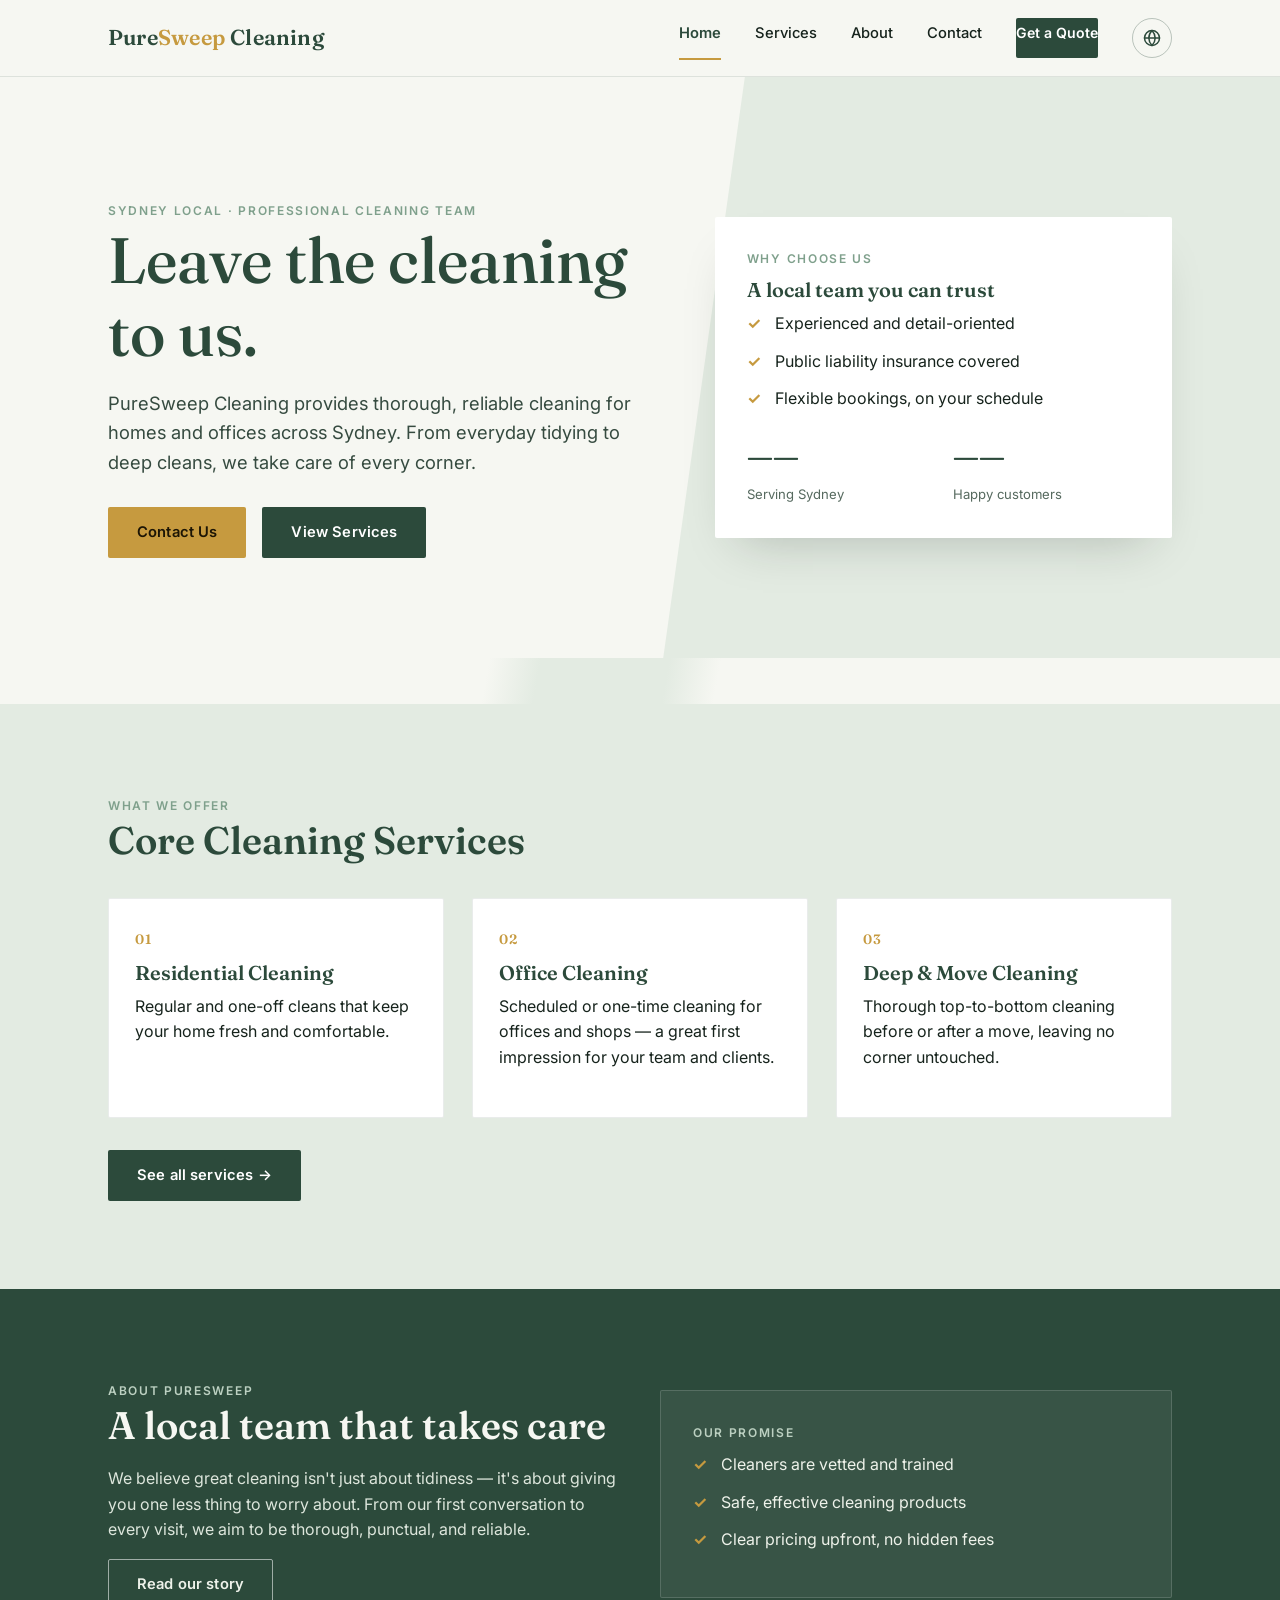
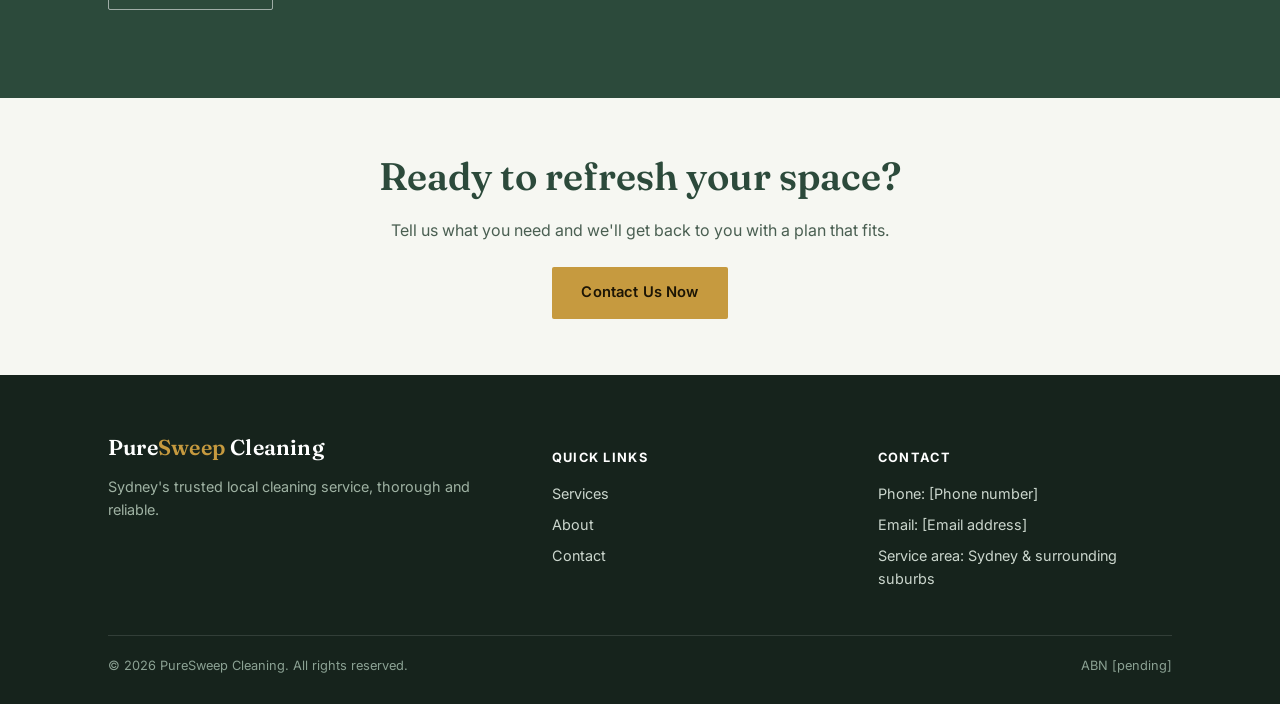
<file: index.html>
<!DOCTYPE html>
<html lang="en">
<head>
<meta charset="UTF-8">
<meta name="viewport" content="width=device-width, initial-scale=1.0">
<title>PureSweep Cleaning | Sydney Professional Cleaning Services</title>
<link rel="preconnect" href="https://fonts.googleapis.com">
<link href="https://fonts.googleapis.com/css2?family=Fraunces:wght@500;600&family=Inter:wght@400;500;600;700&display=swap" rel="stylesheet">
<link rel="stylesheet" href="style.css">
</head>
<body>

<header class="site-header">
  <div class="wrap">
    <a href="index.html" class="brand">Pure<span>Sweep</span> Cleaning</a>
    <nav class="nav-links">
      <a href="index.html" class="active" data-i18n="nav.home">Home</a>
      <a href="services.html" data-i18n="nav.services">Services</a>
      <a href="about.html" data-i18n="nav.about">About</a>
      <a href="contact.html" data-i18n="nav.contact">Contact</a>
      <a href="contact.html" class="nav-cta" data-i18n="nav.cta">Get a Quote</a>
      <div class="lang-switch">
        <button id="lang-toggle" class="btn-lang-icon" type="button" aria-label="Switch language" aria-expanded="false">
          <svg viewBox="0 0 24 24" fill="none" stroke-width="1.8" stroke-linecap="round" stroke-linejoin="round">
            <circle cx="12" cy="12" r="9"></circle>
            <line x1="3" y1="12" x2="21" y2="12"></line>
            <path d="M12 3c2.5 2.7 3.8 5.9 3.8 9s-1.3 6.3-3.8 9c-2.5-2.7-3.8-5.9-3.8-9s1.3-6.3 3.8-9z"></path>
          </svg>
        </button>
        <div class="lang-menu" id="lang-menu">
          <button type="button" class="lang-option" data-lang="en">English <span class="check">✓</span></button>
          <button type="button" class="lang-option" data-lang="zh">中文 <span class="check">✓</span></button>
        </div>
      </div>
    </nav>
    <button class="nav-toggle" aria-label="Menu">☰</button>
  </div>
</header>

<section class="hero">
  <div class="wrap hero-inner">
    <div>
      <span class="eyebrow" data-i18n="home.eyebrow">Sydney Local · Professional Cleaning Team</span>
      <h1 data-i18n="home.h1">Leave the cleaning to us.</h1>
      <p class="lede" data-i18n="home.lede">PureSweep Cleaning provides thorough, reliable cleaning for homes and offices across Sydney. From everyday tidying to deep cleans, we take care of every corner.</p>
      <div class="hero-actions">
        <a href="contact.html" class="btn btn--gold" data-i18n="home.btnContact">Contact Us</a>
        <a href="services.html" class="btn btn--forest" data-i18n="home.btnServices">View Services</a>
      </div>
    </div>
    <div class="hero-card">
      <span class="eyebrow" data-i18n="home.card.eyebrow">Why choose us</span>
      <h3 data-i18n="home.card.h3">A local team you can trust</h3>
      <ul class="list-check">
        <li data-i18n="home.card.li1">Experienced and detail-oriented</li>
        <li data-i18n="home.card.li2">Public liability insurance covered</li>
        <li data-i18n="home.card.li3">Flexible bookings, on your schedule</li>
      </ul>
      <div class="hero-stats">
        <div class="hero-stat">
          <b>——</b>
          <span data-i18n="home.stat1label">Serving Sydney</span>
        </div>
        <div class="hero-stat">
          <b>——</b>
          <span data-i18n="home.stat2label">Happy customers</span>
        </div>
      </div>
    </div>
  </div>
</section>

<div class="wipe"></div>

<section class="section section--tint">
  <div class="wrap">
    <span class="eyebrow" data-i18n="home.services.eyebrow">What we offer</span>
    <h2 data-i18n="home.services.h2">Core Cleaning Services</h2>
    <div class="grid-3" style="margin-top:36px;">
      <div class="card">
        <span class="num">01</span>
        <h3 data-i18n="home.services.card1.title">Residential Cleaning</h3>
        <p data-i18n="home.services.card1.desc">Regular and one-off cleans that keep your home fresh and comfortable.</p>
      </div>
      <div class="card">
        <span class="num">02</span>
        <h3 data-i18n="home.services.card2.title">Office Cleaning</h3>
        <p data-i18n="home.services.card2.desc">Scheduled or one-time cleaning for offices and shops — a great first impression for your team and clients.</p>
      </div>
      <div class="card">
        <span class="num">03</span>
        <h3 data-i18n="home.services.card3.title">Deep & Move Cleaning</h3>
        <p data-i18n="home.services.card3.desc">Thorough top-to-bottom cleaning before or after a move, leaving no corner untouched.</p>
      </div>
    </div>
    <div style="margin-top:32px;">
      <a href="services.html" class="btn btn--forest" data-i18n="home.services.linkAll">See all services →</a>
    </div>
  </div>
</section>

<section class="section section--forest">
  <div class="wrap grid-2">
    <div>
      <span class="eyebrow" style="color:#bcd0c1;" data-i18n="home.about.eyebrow">About PureSweep</span>
      <h2 data-i18n="home.about.h2">A local team that takes care</h2>
      <p style="color:#dde6dc;" data-i18n="home.about.p">We believe great cleaning isn't just about tidiness — it's about giving you one less thing to worry about. From our first conversation to every visit, we aim to be thorough, punctual, and reliable.</p>
      <a href="about.html" class="btn btn--outline" data-i18n="home.about.linkStory">Read our story</a>
    </div>
    <div class="hero-card" style="background:rgba(255,255,255,0.06); border:1px solid rgba(255,255,255,0.15); box-shadow:none; color:#eef2ea;">
      <span class="eyebrow" style="color:#bcd0c1;" data-i18n="home.about.promiseEyebrow">Our promise</span>
      <ul class="list-check" style="color:#eef2ea;">
        <li data-i18n="home.about.promise1">Cleaners are vetted and trained</li>
        <li data-i18n="home.about.promise2">Safe, effective cleaning products</li>
        <li data-i18n="home.about.promise3">Clear pricing upfront, no hidden fees</li>
      </ul>
    </div>
  </div>
</section>

<section class="section section--tight">
  <div class="wrap" style="text-align:center;">
    <h2 data-i18n="home.cta.h2">Ready to refresh your space?</h2>
    <p style="max-width:52ch; margin:0 auto 24px; color:#4a5f52;" data-i18n="home.cta.p">Tell us what you need and we'll get back to you with a plan that fits.</p>
    <a href="contact.html" class="btn btn--gold" data-i18n="home.cta.btn">Contact Us Now</a>
  </div>
</section>

<footer class="site-footer">
  <div class="wrap">
    <div class="footer-grid">
      <div>
        <div class="brand" style="color:#fff; margin-bottom:10px;">Pure<span>Sweep</span> Cleaning</div>
        <p style="color:#9fb2a3;" data-i18n="footer.tagline">Sydney's trusted local cleaning service, thorough and reliable.</p>
      </div>
      <div>
        <h4 data-i18n="footer.quicklinksTitle">Quick Links</h4>
        <ul>
          <li><a href="services.html" data-i18n="nav.services">Services</a></li>
          <li><a href="about.html" data-i18n="nav.about">About</a></li>
          <li><a href="contact.html" data-i18n="nav.contact">Contact</a></li>
        </ul>
      </div>
      <div>
        <h4 data-i18n="footer.contactTitle">Contact</h4>
        <ul>
          <li><span data-i18n="footer.phoneLabel">Phone:</span> <span data-i18n="footer.phoneValue">[Phone number]</span></li>
          <li><span data-i18n="footer.emailLabel">Email:</span> <span data-i18n="footer.emailValue">[Email address]</span></li>
          <li><span data-i18n="footer.areaLabel">Service area:</span> <span data-i18n="footer.areaValue">Sydney & surrounding suburbs</span></li>
        </ul>
      </div>
    </div>
    <div class="footer-bottom">
      <span data-i18n="footer.rights">© 2026 PureSweep Cleaning. All rights reserved.</span>
      <span data-i18n="footer.abn">ABN [pending]</span>
    </div>
  </div>
</footer>

<script src="i18n.js"></script>
<script src="script.js"></script>
</body>
</html>
</file>
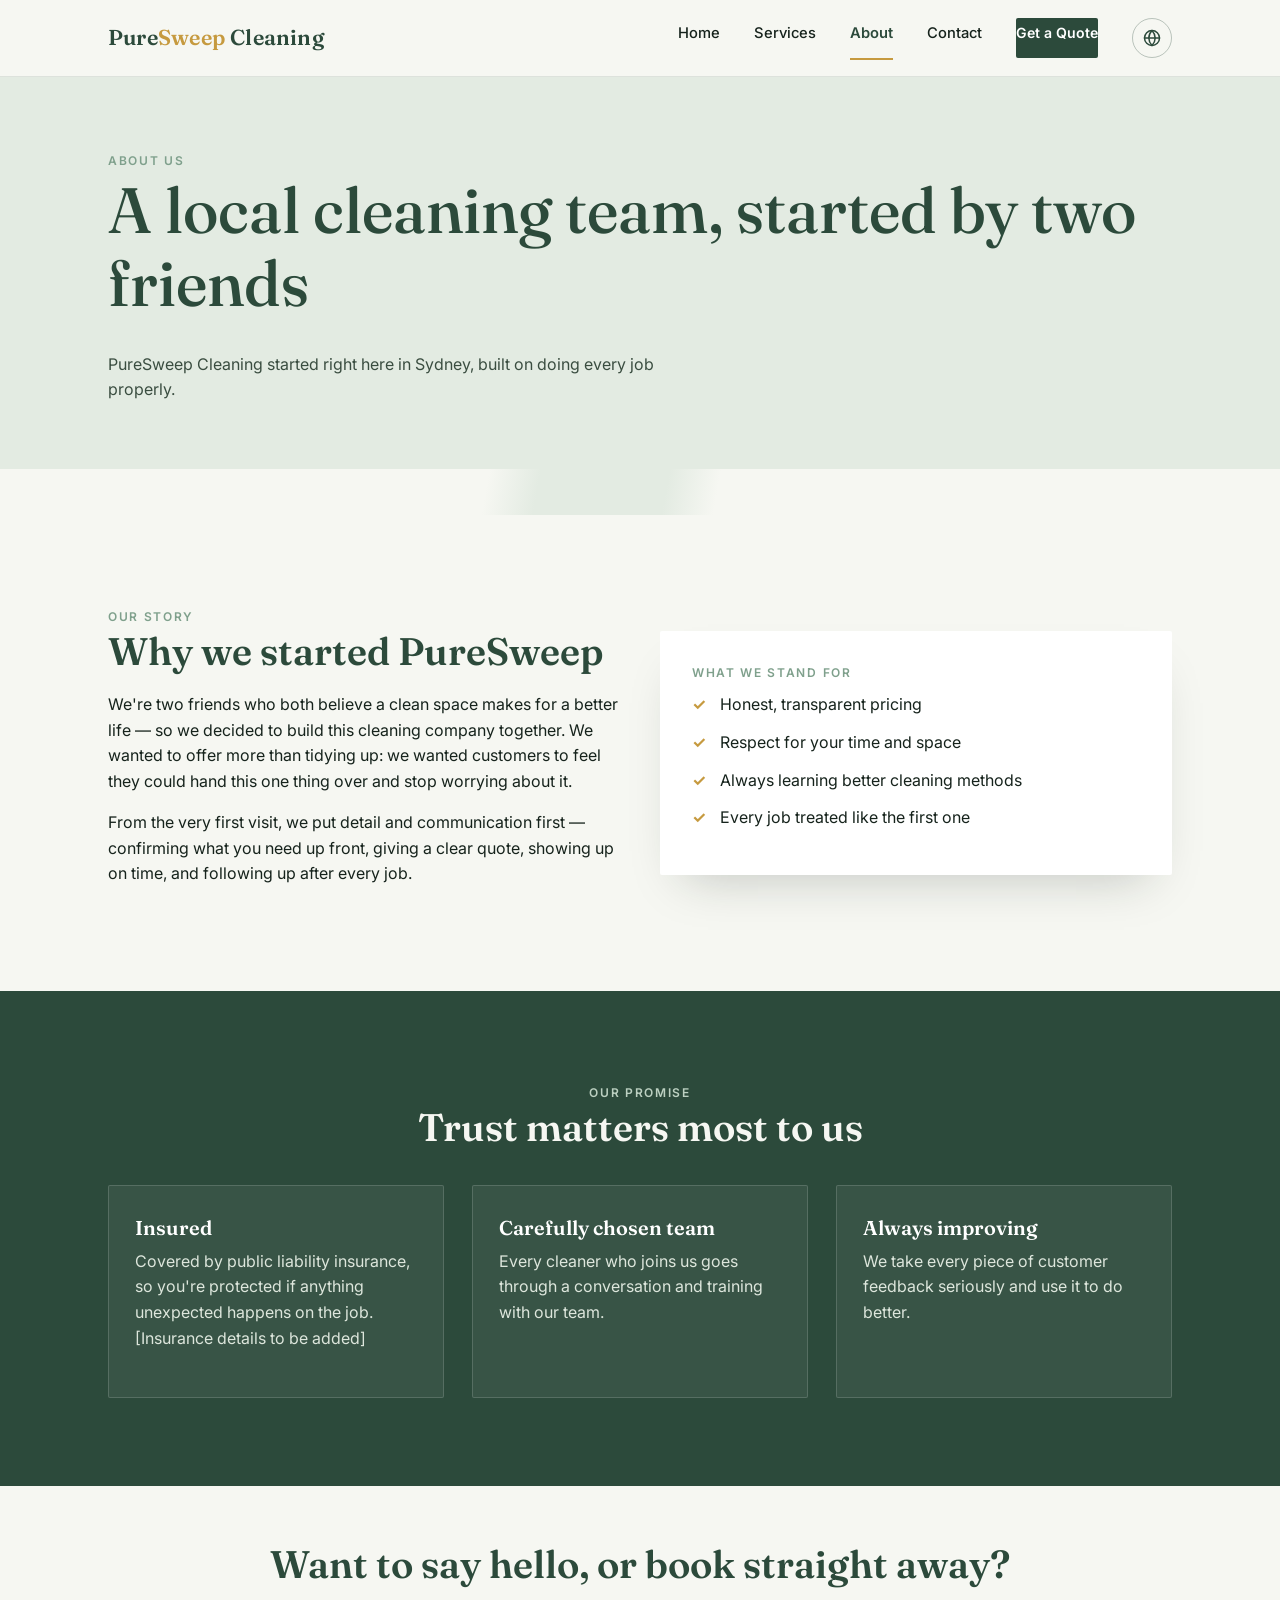
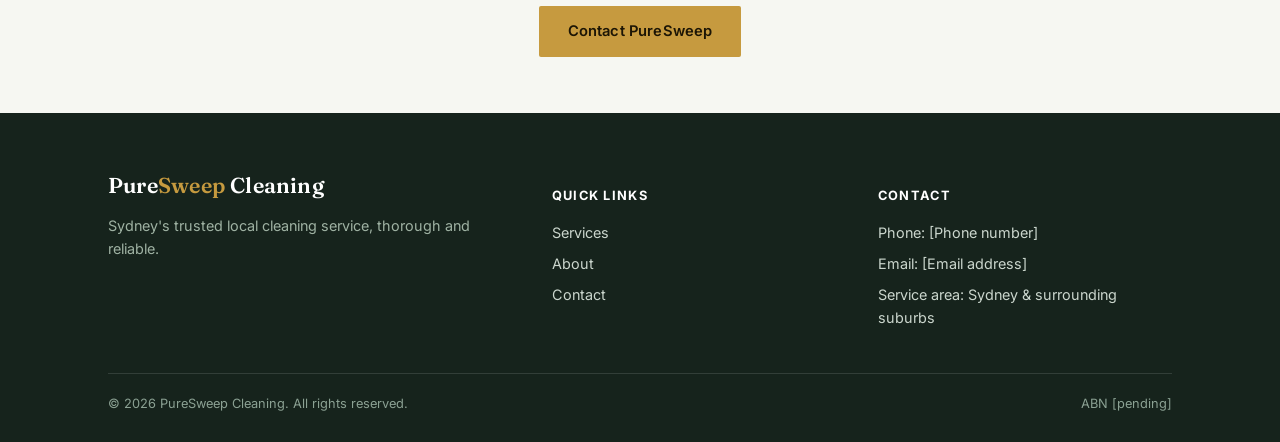
<file: about.html>
<!DOCTYPE html>
<html lang="en">
<head>
<meta charset="UTF-8">
<meta name="viewport" content="width=device-width, initial-scale=1.0">
<title>About Us | PureSweep Cleaning</title>
<link rel="preconnect" href="https://fonts.googleapis.com">
<link href="https://fonts.googleapis.com/css2?family=Fraunces:wght@500;600&family=Inter:wght@400;500;600;700&display=swap" rel="stylesheet">
<link rel="stylesheet" href="style.css">
</head>
<body>

<header class="site-header">
  <div class="wrap">
    <a href="index.html" class="brand">Pure<span>Sweep</span> Cleaning</a>
    <nav class="nav-links">
      <a href="index.html" data-i18n="nav.home">Home</a>
      <a href="services.html" data-i18n="nav.services">Services</a>
      <a href="about.html" class="active" data-i18n="nav.about">About</a>
      <a href="contact.html" data-i18n="nav.contact">Contact</a>
      <a href="contact.html" class="nav-cta" data-i18n="nav.cta">Get a Quote</a>
      <div class="lang-switch">
        <button id="lang-toggle" class="btn-lang-icon" type="button" aria-label="Switch language" aria-expanded="false">
          <svg viewBox="0 0 24 24" fill="none" stroke-width="1.8" stroke-linecap="round" stroke-linejoin="round">
            <circle cx="12" cy="12" r="9"></circle>
            <line x1="3" y1="12" x2="21" y2="12"></line>
            <path d="M12 3c2.5 2.7 3.8 5.9 3.8 9s-1.3 6.3-3.8 9c-2.5-2.7-3.8-5.9-3.8-9s1.3-6.3 3.8-9z"></path>
          </svg>
        </button>
        <div class="lang-menu" id="lang-menu">
          <button type="button" class="lang-option" data-lang="en">English <span class="check">✓</span></button>
          <button type="button" class="lang-option" data-lang="zh">中文 <span class="check">✓</span></button>
        </div>
      </div>
    </nav>
    <button class="nav-toggle" aria-label="Menu">☰</button>
  </div>
</header>

<section class="page-hero">
  <div class="wrap">
    <span class="eyebrow" data-i18n="about.eyebrow">About Us</span>
    <h1 data-i18n="about.h1">A local cleaning team, started by two friends</h1>
    <p style="max-width:56ch; color:#3a4d40;" data-i18n="about.lede">PureSweep Cleaning started right here in Sydney, built on doing every job properly.</p>
  </div>
</section>

<div class="wipe"></div>

<section class="section">
  <div class="wrap grid-2">
    <div>
      <span class="eyebrow" data-i18n="about.story.eyebrow">Our story</span>
      <h2 data-i18n="about.story.h2">Why we started PureSweep</h2>
      <p data-i18n="about.story.p1">We're two friends who both believe a clean space makes for a better life — so we decided to build this cleaning company together. We wanted to offer more than tidying up: we wanted customers to feel they could hand this one thing over and stop worrying about it.</p>
      <p data-i18n="about.story.p2">From the very first visit, we put detail and communication first — confirming what you need up front, giving a clear quote, showing up on time, and following up after every job.</p>
    </div>
    <div class="hero-card">
      <span class="eyebrow" data-i18n="about.principles.eyebrow">What we stand for</span>
      <ul class="list-check">
        <li data-i18n="about.principles.li1">Honest, transparent pricing</li>
        <li data-i18n="about.principles.li2">Respect for your time and space</li>
        <li data-i18n="about.principles.li3">Always learning better cleaning methods</li>
        <li data-i18n="about.principles.li4">Every job treated like the first one</li>
      </ul>
    </div>
  </div>
</section>

<section class="section section--forest">
  <div class="wrap" style="text-align:center;">
    <span class="eyebrow" style="color:#bcd0c1;" data-i18n="about.promise.eyebrow">Our promise</span>
    <h2 data-i18n="about.promise.h2">Trust matters most to us</h2>
    <div class="grid-3" style="margin-top:36px; text-align:left;">
      <div class="card" style="background:rgba(255,255,255,0.06); border-color:rgba(255,255,255,0.15);">
        <h3 style="color:#fff;" data-i18n="about.promise.card1.title">Insured</h3>
        <p style="color:#dde6dc;" data-i18n="about.promise.card1.desc">Covered by public liability insurance, so you're protected if anything unexpected happens on the job. [Insurance details to be added]</p>
      </div>
      <div class="card" style="background:rgba(255,255,255,0.06); border-color:rgba(255,255,255,0.15);">
        <h3 style="color:#fff;" data-i18n="about.promise.card2.title">Carefully chosen team</h3>
        <p style="color:#dde6dc;" data-i18n="about.promise.card2.desc">Every cleaner who joins us goes through a conversation and training with our team.</p>
      </div>
      <div class="card" style="background:rgba(255,255,255,0.06); border-color:rgba(255,255,255,0.15);">
        <h3 style="color:#fff;" data-i18n="about.promise.card3.title">Always improving</h3>
        <p style="color:#dde6dc;" data-i18n="about.promise.card3.desc">We take every piece of customer feedback seriously and use it to do better.</p>
      </div>
    </div>
  </div>
</section>

<section class="section section--tight" style="text-align:center;">
  <div class="wrap">
    <h2 data-i18n="about.cta.h2">Want to say hello, or book straight away?</h2>
    <a href="contact.html" class="btn btn--gold" data-i18n="about.cta.btn">Contact PureSweep</a>
  </div>
</section>

<footer class="site-footer">
  <div class="wrap">
    <div class="footer-grid">
      <div>
        <div class="brand" style="color:#fff; margin-bottom:10px;">Pure<span>Sweep</span> Cleaning</div>
        <p style="color:#9fb2a3;" data-i18n="footer.tagline">Sydney's trusted local cleaning service, thorough and reliable.</p>
      </div>
      <div>
        <h4 data-i18n="footer.quicklinksTitle">Quick Links</h4>
        <ul>
          <li><a href="services.html" data-i18n="nav.services">Services</a></li>
          <li><a href="about.html" data-i18n="nav.about">About</a></li>
          <li><a href="contact.html" data-i18n="nav.contact">Contact</a></li>
        </ul>
      </div>
      <div>
        <h4 data-i18n="footer.contactTitle">Contact</h4>
        <ul>
          <li><span data-i18n="footer.phoneLabel">Phone:</span> <span data-i18n="footer.phoneValue">[Phone number]</span></li>
          <li><span data-i18n="footer.emailLabel">Email:</span> <span data-i18n="footer.emailValue">[Email address]</span></li>
          <li><span data-i18n="footer.areaLabel">Service area:</span> <span data-i18n="footer.areaValue">Sydney & surrounding suburbs</span></li>
        </ul>
      </div>
    </div>
    <div class="footer-bottom">
      <span data-i18n="footer.rights">© 2026 PureSweep Cleaning. All rights reserved.</span>
      <span data-i18n="footer.abn">ABN [pending]</span>
    </div>
  </div>
</footer>

<script src="i18n.js"></script>
<script src="script.js"></script>
</body>
</html>
</file>
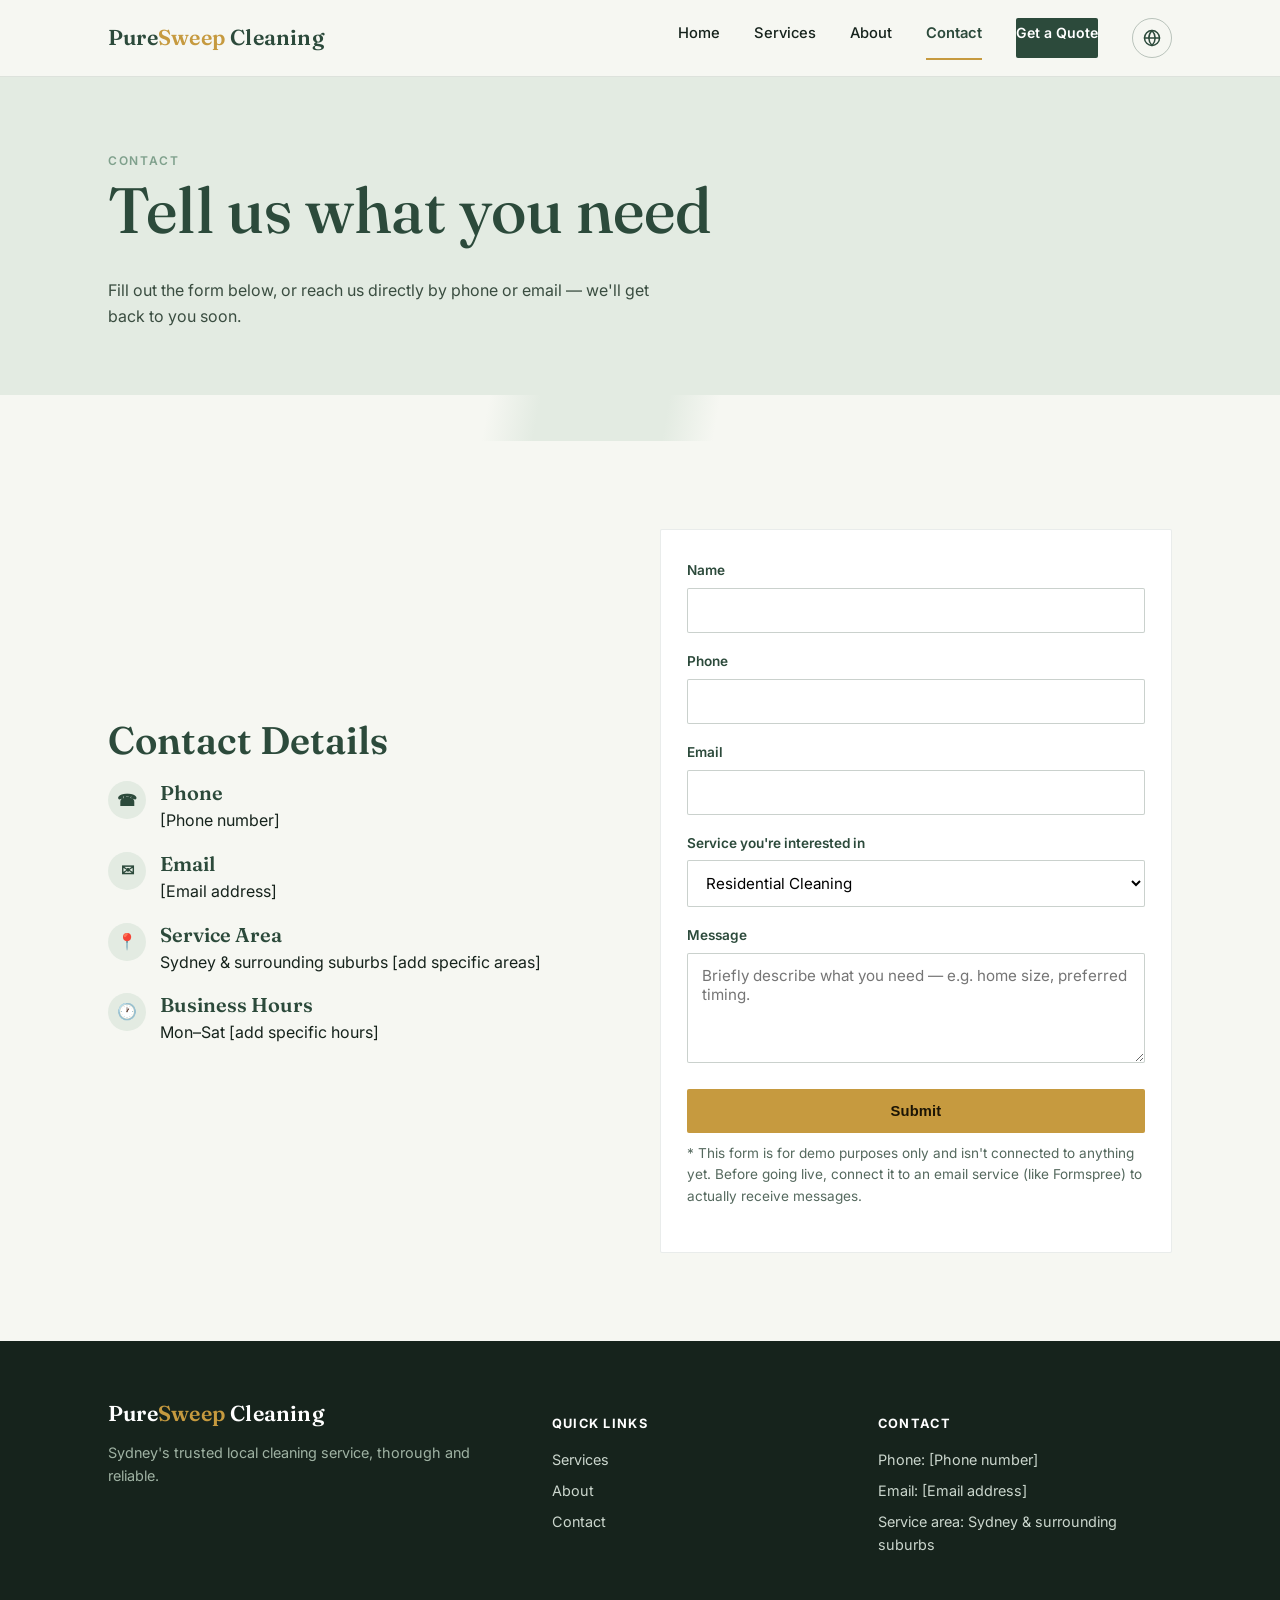
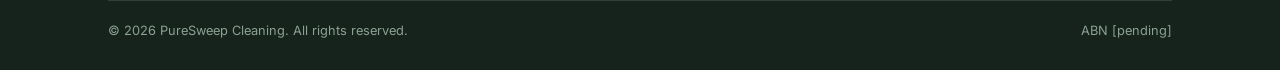
<file: contact.html>
<!DOCTYPE html>
<html lang="en">
<head>
<meta charset="UTF-8">
<meta name="viewport" content="width=device-width, initial-scale=1.0">
<title>Contact | PureSweep Cleaning</title>
<link rel="preconnect" href="https://fonts.googleapis.com">
<link href="https://fonts.googleapis.com/css2?family=Fraunces:wght@500;600&family=Inter:wght@400;500;600;700&display=swap" rel="stylesheet">
<link rel="stylesheet" href="style.css">
</head>
<body>

<header class="site-header">
  <div class="wrap">
    <a href="index.html" class="brand">Pure<span>Sweep</span> Cleaning</a>
    <nav class="nav-links">
      <a href="index.html" data-i18n="nav.home">Home</a>
      <a href="services.html" data-i18n="nav.services">Services</a>
      <a href="about.html" data-i18n="nav.about">About</a>
      <a href="contact.html" class="active" data-i18n="nav.contact">Contact</a>
      <a href="contact.html" class="nav-cta" data-i18n="nav.cta">Get a Quote</a>
      <div class="lang-switch">
        <button id="lang-toggle" class="btn-lang-icon" type="button" aria-label="Switch language" aria-expanded="false">
          <svg viewBox="0 0 24 24" fill="none" stroke-width="1.8" stroke-linecap="round" stroke-linejoin="round">
            <circle cx="12" cy="12" r="9"></circle>
            <line x1="3" y1="12" x2="21" y2="12"></line>
            <path d="M12 3c2.5 2.7 3.8 5.9 3.8 9s-1.3 6.3-3.8 9c-2.5-2.7-3.8-5.9-3.8-9s1.3-6.3 3.8-9z"></path>
          </svg>
        </button>
        <div class="lang-menu" id="lang-menu">
          <button type="button" class="lang-option" data-lang="en">English <span class="check">✓</span></button>
          <button type="button" class="lang-option" data-lang="zh">中文 <span class="check">✓</span></button>
        </div>
      </div>
    </nav>
    <button class="nav-toggle" aria-label="Menu">☰</button>
  </div>
</header>

<section class="page-hero">
  <div class="wrap">
    <span class="eyebrow" data-i18n="contact.eyebrow">Contact</span>
    <h1 data-i18n="contact.h1">Tell us what you need</h1>
    <p style="max-width:56ch; color:#3a4d40;" data-i18n="contact.lede">Fill out the form below, or reach us directly by phone or email — we'll get back to you soon.</p>
  </div>
</section>

<div class="wipe"></div>

<section class="section">
  <div class="wrap grid-2">
    <div>
      <h2 data-i18n="contact.info.h2">Contact Details</h2>
      <div class="info-row">
        <div class="icon">☎</div>
        <div><h3 style="margin-bottom:4px;" data-i18n="contact.info.phoneTitle">Phone</h3><p style="margin:0;" data-i18n="contact.info.phoneValue">[Phone number]</p></div>
      </div>
      <div class="info-row">
        <div class="icon">✉</div>
        <div><h3 style="margin-bottom:4px;" data-i18n="contact.info.emailTitle">Email</h3><p style="margin:0;" data-i18n="contact.info.emailValue">[Email address]</p></div>
      </div>
      <div class="info-row">
        <div class="icon">📍</div>
        <div><h3 style="margin-bottom:4px;" data-i18n="contact.info.areaTitle">Service Area</h3><p style="margin:0;" data-i18n="contact.info.areaValue">Sydney & surrounding suburbs [add specific areas]</p></div>
      </div>
      <div class="info-row">
        <div class="icon">🕐</div>
        <div><h3 style="margin-bottom:4px;" data-i18n="contact.info.hoursTitle">Business Hours</h3><p style="margin:0;" data-i18n="contact.info.hoursValue">Mon–Sat [add specific hours]</p></div>
      </div>
    </div>

    <div class="card">
      <form id="contact-form">
        <div class="form-field">
          <label for="name" data-i18n="contact.form.name">Name</label>
          <input type="text" id="name" name="name" required>
        </div>
        <div class="form-field">
          <label for="phone" data-i18n="contact.form.phone">Phone</label>
          <input type="tel" id="phone" name="phone" required>
        </div>
        <div class="form-field">
          <label for="email" data-i18n="contact.form.email">Email</label>
          <input type="email" id="email" name="email">
        </div>
        <div class="form-field">
          <label for="service" data-i18n="contact.form.service">Service you're interested in</label>
          <select id="service" name="service">
            <option data-i18n="contact.form.serviceOpt1">Residential Cleaning</option>
            <option data-i18n="contact.form.serviceOpt2">Office Cleaning</option>
            <option data-i18n="contact.form.serviceOpt3">Deep / Move Cleaning</option>
            <option data-i18n="contact.form.serviceOpt4">Other</option>
          </select>
        </div>
        <div class="form-field">
          <label for="message" data-i18n="contact.form.message">Message</label>
          <textarea id="message" name="message" data-i18n-placeholder="contact.form.messagePlaceholder" placeholder="Briefly describe what you need — e.g. home size, preferred timing."></textarea>
        </div>
        <button type="submit" class="btn btn--gold" style="width:100%;" data-i18n="contact.form.submit">Submit</button>
        <p class="form-note" data-i18n="contact.form.note">* This form is for demo purposes only and isn't connected to anything yet. Before going live, connect it to an email service (like Formspree) to actually receive messages.</p>
      </form>
      <div id="form-confirm" style="display:none; text-align:center; padding:20px 0;">
        <h3 data-i18n="contact.form.confirmTitle">Thanks for reaching out!</h3>
        <p data-i18n="contact.form.confirmDesc">We'll be in touch soon. (This is a demo — the form isn't actually connected yet.)</p>
      </div>
    </div>
  </div>
</section>

<footer class="site-footer">
  <div class="wrap">
    <div class="footer-grid">
      <div>
        <div class="brand" style="color:#fff; margin-bottom:10px;">Pure<span>Sweep</span> Cleaning</div>
        <p style="color:#9fb2a3;" data-i18n="footer.tagline">Sydney's trusted local cleaning service, thorough and reliable.</p>
      </div>
      <div>
        <h4 data-i18n="footer.quicklinksTitle">Quick Links</h4>
        <ul>
          <li><a href="services.html" data-i18n="nav.services">Services</a></li>
          <li><a href="about.html" data-i18n="nav.about">About</a></li>
          <li><a href="contact.html" data-i18n="nav.contact">Contact</a></li>
        </ul>
      </div>
      <div>
        <h4 data-i18n="footer.contactTitle">Contact</h4>
        <ul>
          <li><span data-i18n="footer.phoneLabel">Phone:</span> <span data-i18n="footer.phoneValue">[Phone number]</span></li>
          <li><span data-i18n="footer.emailLabel">Email:</span> <span data-i18n="footer.emailValue">[Email address]</span></li>
          <li><span data-i18n="footer.areaLabel">Service area:</span> <span data-i18n="footer.areaValue">Sydney & surrounding suburbs</span></li>
        </ul>
      </div>
    </div>
    <div class="footer-bottom">
      <span data-i18n="footer.rights">© 2026 PureSweep Cleaning. All rights reserved.</span>
      <span data-i18n="footer.abn">ABN [pending]</span>
    </div>
  </div>
</footer>

<script src="i18n.js"></script>
<script src="script.js"></script>
</body>
</html>
</file>
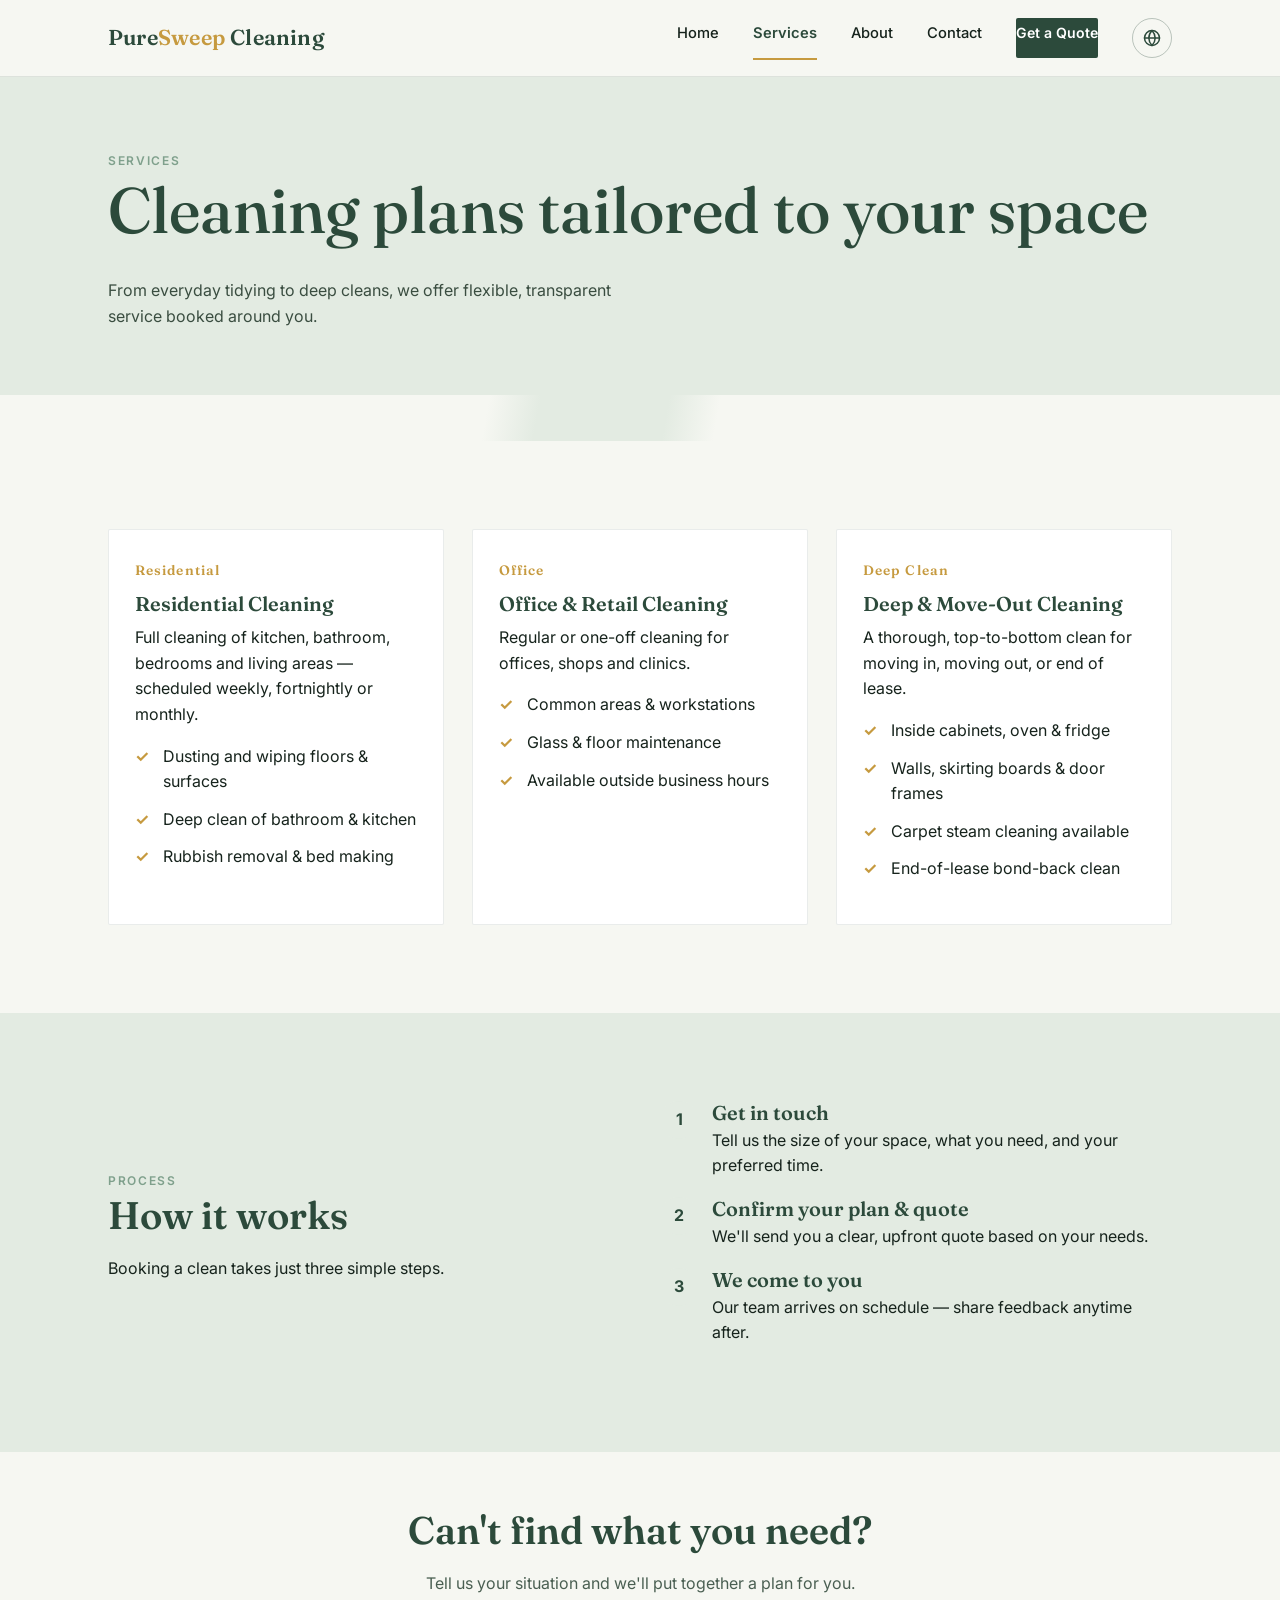
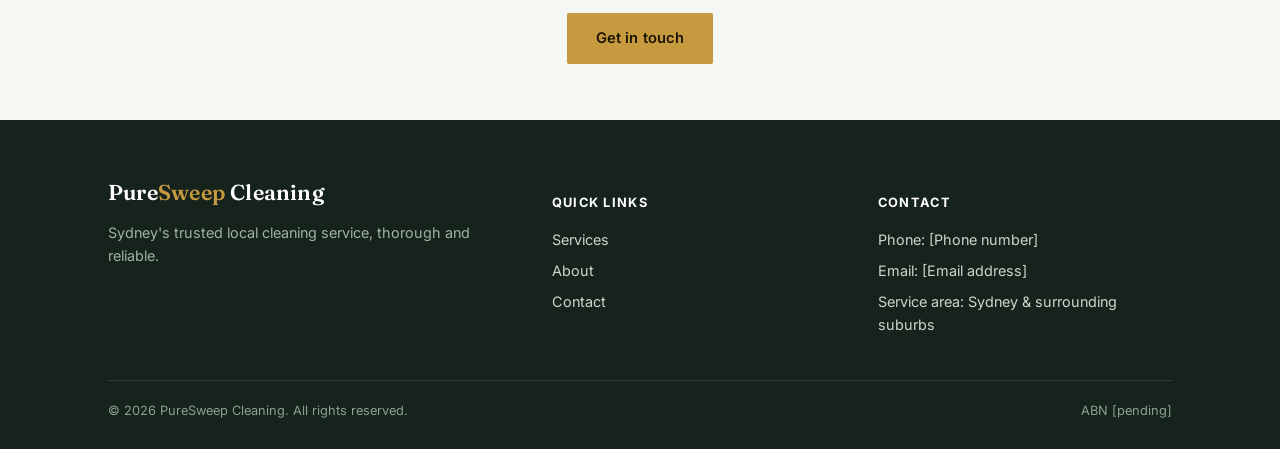
<file: services.html>
<!DOCTYPE html>
<html lang="en">
<head>
<meta charset="UTF-8">
<meta name="viewport" content="width=device-width, initial-scale=1.0">
<title>Services | PureSweep Cleaning</title>
<link rel="preconnect" href="https://fonts.googleapis.com">
<link href="https://fonts.googleapis.com/css2?family=Fraunces:wght@500;600&family=Inter:wght@400;500;600;700&display=swap" rel="stylesheet">
<link rel="stylesheet" href="style.css">
</head>
<body>

<header class="site-header">
  <div class="wrap">
    <a href="index.html" class="brand">Pure<span>Sweep</span> Cleaning</a>
    <nav class="nav-links">
      <a href="index.html" data-i18n="nav.home">Home</a>
      <a href="services.html" class="active" data-i18n="nav.services">Services</a>
      <a href="about.html" data-i18n="nav.about">About</a>
      <a href="contact.html" data-i18n="nav.contact">Contact</a>
      <a href="contact.html" class="nav-cta" data-i18n="nav.cta">Get a Quote</a>
      <div class="lang-switch">
        <button id="lang-toggle" class="btn-lang-icon" type="button" aria-label="Switch language" aria-expanded="false">
          <svg viewBox="0 0 24 24" fill="none" stroke-width="1.8" stroke-linecap="round" stroke-linejoin="round">
            <circle cx="12" cy="12" r="9"></circle>
            <line x1="3" y1="12" x2="21" y2="12"></line>
            <path d="M12 3c2.5 2.7 3.8 5.9 3.8 9s-1.3 6.3-3.8 9c-2.5-2.7-3.8-5.9-3.8-9s1.3-6.3 3.8-9z"></path>
          </svg>
        </button>
        <div class="lang-menu" id="lang-menu">
          <button type="button" class="lang-option" data-lang="en">English <span class="check">✓</span></button>
          <button type="button" class="lang-option" data-lang="zh">中文 <span class="check">✓</span></button>
        </div>
      </div>
    </nav>
    <button class="nav-toggle" aria-label="Menu">☰</button>
  </div>
</header>

<section class="page-hero">
  <div class="wrap">
    <span class="eyebrow" data-i18n="services.eyebrow">Services</span>
    <h1 data-i18n="services.h1">Cleaning plans tailored to your space</h1>
    <p style="max-width:56ch; color:#3a4d40;" data-i18n="services.lede">From everyday tidying to deep cleans, we offer flexible, transparent service booked around you.</p>
  </div>
</section>

<div class="wipe"></div>

<section class="section">
  <div class="wrap">
    <div class="grid-3">
      <div class="card">
        <span class="num" data-i18n="services.card1.tag">Residential</span>
        <h3 data-i18n="services.card1.title">Residential Cleaning</h3>
        <p data-i18n="services.card1.desc">Full cleaning of kitchen, bathroom, bedrooms and living areas — scheduled weekly, fortnightly or monthly.</p>
        <ul class="list-check">
          <li data-i18n="services.card1.li1">Dusting and wiping floors & surfaces</li>
          <li data-i18n="services.card1.li2">Deep clean of bathroom & kitchen</li>
          <li data-i18n="services.card1.li3">Rubbish removal & bed making</li>
        </ul>
      </div>
      <div class="card">
        <span class="num" data-i18n="services.card2.tag">Office</span>
        <h3 data-i18n="services.card2.title">Office & Retail Cleaning</h3>
        <p data-i18n="services.card2.desc">Regular or one-off cleaning for offices, shops and clinics.</p>
        <ul class="list-check">
          <li data-i18n="services.card2.li1">Common areas & workstations</li>
          <li data-i18n="services.card2.li2">Glass & floor maintenance</li>
          <li data-i18n="services.card2.li3">Available outside business hours</li>
        </ul>
      </div>
      <div class="card">
        <span class="num" data-i18n="services.card3.tag">Deep Clean</span>
        <h3 data-i18n="services.card3.title">Deep & Move-Out Cleaning</h3>
        <p data-i18n="services.card3.desc">A thorough, top-to-bottom clean for moving in, moving out, or end of lease.</p>
        <ul class="list-check">
          <li data-i18n="services.card3.li1">Inside cabinets, oven & fridge</li>
          <li data-i18n="services.card3.li2">Walls, skirting boards & door frames</li>
          <li data-i18n="services.card3.li3">Carpet steam cleaning available</li>
          <li data-i18n="services.card3.li4">End-of-lease bond-back clean</li>
        </ul>
      </div>
    </div>
  </div>
</section>

<section class="section section--tint">
  <div class="wrap grid-2">
    <div>
      <span class="eyebrow" data-i18n="services.process.eyebrow">Process</span>
      <h2 data-i18n="services.process.h2">How it works</h2>
      <p data-i18n="services.process.p">Booking a clean takes just three simple steps.</p>
    </div>
    <div>
      <div class="info-row">
        <div class="icon">1</div>
        <div><h3 style="margin-bottom:4px;" data-i18n="services.process.step1.title">Get in touch</h3><p style="margin:0;" data-i18n="services.process.step1.desc">Tell us the size of your space, what you need, and your preferred time.</p></div>
      </div>
      <div class="info-row">
        <div class="icon">2</div>
        <div><h3 style="margin-bottom:4px;" data-i18n="services.process.step2.title">Confirm your plan & quote</h3><p style="margin:0;" data-i18n="services.process.step2.desc">We'll send you a clear, upfront quote based on your needs.</p></div>
      </div>
      <div class="info-row">
        <div class="icon">3</div>
        <div><h3 style="margin-bottom:4px;" data-i18n="services.process.step3.title">We come to you</h3><p style="margin:0;" data-i18n="services.process.step3.desc">Our team arrives on schedule — share feedback anytime after.</p></div>
      </div>
    </div>
  </div>
</section>

<section class="section section--tight" style="text-align:center;">
  <div class="wrap">
    <h2 data-i18n="services.cta.h2">Can't find what you need?</h2>
    <p style="color:#4a5f52;" data-i18n="services.cta.p">Tell us your situation and we'll put together a plan for you.</p>
    <a href="contact.html" class="btn btn--gold" data-i18n="services.cta.btn">Get in touch</a>
  </div>
</section>

<footer class="site-footer">
  <div class="wrap">
    <div class="footer-grid">
      <div>
        <div class="brand" style="color:#fff; margin-bottom:10px;">Pure<span>Sweep</span> Cleaning</div>
        <p style="color:#9fb2a3;" data-i18n="footer.tagline">Sydney's trusted local cleaning service, thorough and reliable.</p>
      </div>
      <div>
        <h4 data-i18n="footer.quicklinksTitle">Quick Links</h4>
        <ul>
          <li><a href="services.html" data-i18n="nav.services">Services</a></li>
          <li><a href="about.html" data-i18n="nav.about">About</a></li>
          <li><a href="contact.html" data-i18n="nav.contact">Contact</a></li>
        </ul>
      </div>
      <div>
        <h4 data-i18n="footer.contactTitle">Contact</h4>
        <ul>
          <li><span data-i18n="footer.phoneLabel">Phone:</span> <span data-i18n="footer.phoneValue">[Phone number]</span></li>
          <li><span data-i18n="footer.emailLabel">Email:</span> <span data-i18n="footer.emailValue">[Email address]</span></li>
          <li><span data-i18n="footer.areaLabel">Service area:</span> <span data-i18n="footer.areaValue">Sydney & surrounding suburbs</span></li>
        </ul>
      </div>
    </div>
    <div class="footer-bottom">
      <span data-i18n="footer.rights">© 2026 PureSweep Cleaning. All rights reserved.</span>
      <span data-i18n="footer.abn">ABN [pending]</span>
    </div>
  </div>
</footer>

<script src="i18n.js"></script>
<script src="script.js"></script>
</body>
</html>
</file>
<file: style.css>
/* =========================================================
   PureSweep Cleaning — Design Tokens
   Palette: deep forest ink + sage + warm gold accent + pale mint field
   Type: Fraunces (display, characterful serif) + Inter (body/utility)
   Signature: the diagonal "wipe streak" — a clean swipe revealing
   a lighter tone beneath, used as a recurring divider motif.
   ========================================================= */

:root {
  --ink: #16231c;           /* near-black green-charcoal, primary text */
  --forest: #2c4a3b;        /* deep green, primary brand color */
  --sage: #7fa08c;          /* mid sage, secondary accent */
  --sage-tint: #e3ebe2;     /* pale sage, card/section backgrounds */
  --field: #f6f7f2;         /* warm off-white page background */
  --gold: #c69a3f;          /* warm gold, CTA / highlight accent */
  --paper: #ffffff;

  --font-display: "Fraunces", Georgia, serif;
  --font-body: "Inter", -apple-system, BlinkMacSystemFont, "Segoe UI", sans-serif;

  --radius: 2px;
  --max-width: 1120px;
}

* { box-sizing: border-box; }
html { scroll-behavior: smooth; }

body {
  margin: 0;
  background: var(--field);
  color: var(--ink);
  font-family: var(--font-body);
  font-size: 16px;
  line-height: 1.6;
  -webkit-font-smoothing: antialiased;
}

img { max-width: 100%; display: block; }

a { color: inherit; text-decoration: none; }

h1, h2, h3 {
  font-family: var(--font-display);
  font-weight: 600;
  line-height: 1.15;
  margin: 0 0 0.5em;
  color: var(--forest);
}

h1 { font-size: clamp(2.4rem, 5vw, 4rem); font-weight: 500; }
h2 { font-size: clamp(1.8rem, 3vw, 2.4rem); }
h3 { font-size: 1.25rem; }

p { margin: 0 0 1em; }

.eyebrow {
  font-family: var(--font-body);
  text-transform: uppercase;
  letter-spacing: 0.14em;
  font-size: 0.75rem;
  font-weight: 600;
  color: var(--sage);
}

/* ---------- Layout helpers ---------- */
.wrap {
  max-width: var(--max-width);
  margin: 0 auto;
  padding: 0 28px;
}

.section {
  padding: 88px 0;
}

.section--tight { padding: 56px 0; }
.section--tint { background: var(--sage-tint); }
.section--forest { background: var(--forest); color: #eef2ea; }
.section--forest h2, .section--forest h3 { color: #f6f7f2; }

/* ---------- Signature: wipe streak divider ---------- */
.wipe {
  position: relative;
  height: 46px;
  overflow: hidden;
  background: var(--field);
}
.wipe::before {
  content: "";
  position: absolute;
  inset: 0;
  background: linear-gradient(100deg,
    transparent 0%, transparent 38%,
    var(--sage-tint) 42%, var(--sage-tint) 52%,
    transparent 56%, transparent 100%);
}
.section--tint + .wipe::before { background: linear-gradient(100deg,
    transparent 0%, transparent 38%,
    var(--field) 42%, var(--field) 52%,
    transparent 56%, transparent 100%); }

/* ---------- Header / nav ---------- */
.site-header {
  position: sticky;
  top: 0;
  z-index: 20;
  background: rgba(246, 247, 242, 0.92);
  backdrop-filter: blur(6px);
  border-bottom: 1px solid rgba(44, 74, 59, 0.12);
}

.site-header .wrap {
  display: flex;
  align-items: center;
  justify-content: space-between;
  height: 76px;
}

.brand {
  font-family: var(--font-display);
  font-size: 1.35rem;
  font-weight: 600;
  color: var(--forest);
  letter-spacing: 0.01em;
}
.brand span { color: var(--gold); }

.nav-links {
  display: flex;
  gap: 34px;
  font-size: 0.92rem;
  font-weight: 500;
}
.nav-links a {
  position: relative;
  padding: 4px 0;
  color: var(--ink);
}
.nav-links a.active { color: var(--forest); font-weight: 600; }
.nav-links a::after {
  content: "";
  position: absolute;
  left: 0; right: 100%;
  bottom: -2px;
  height: 2px;
  background: var(--gold);
  transition: right 0.25s ease;
}
.nav-links a:hover::after,
.nav-links a.active::after { right: 0; }

.nav-cta {
  background: var(--forest);
  color: #fff !important;
  padding: 10px 20px;
  border-radius: var(--radius);
  font-weight: 600;
  font-size: 0.88rem;
}
.nav-cta:hover { background: var(--gold); }

.nav-toggle {
  display: none;
  background: none;
  border: none;
  font-size: 1.6rem;
  color: var(--forest);
  cursor: pointer;
}

.lang-switch {
  position: relative;
}
.btn-lang-icon {
  display: flex;
  align-items: center;
  gap: 6px;
  background: transparent;
  border: 1px solid rgba(44,74,59,0.3);
  color: var(--forest);
  width: 40px;
  height: 40px;
  padding: 0;
  border-radius: 50%;
  cursor: pointer;
  justify-content: center;
}
.btn-lang-icon svg { width: 20px; height: 20px; stroke: currentColor; }
.btn-lang-icon:hover,
.btn-lang-icon[aria-expanded="true"] {
  border-color: var(--gold);
  color: var(--gold);
}

.lang-menu {
  display: none;
  position: absolute;
  top: 48px;
  right: 0;
  background: var(--paper);
  border: 1px solid rgba(44,74,59,0.14);
  border-radius: var(--radius);
  box-shadow: 0 16px 32px -16px rgba(22,35,28,0.28);
  min-width: 128px;
  overflow: hidden;
  z-index: 30;
}
.lang-menu.open { display: block; }
.lang-option {
  display: flex;
  align-items: center;
  justify-content: space-between;
  width: 100%;
  padding: 10px 14px;
  background: none;
  border: none;
  text-align: left;
  font-family: var(--font-body);
  font-size: 0.88rem;
  color: var(--ink);
  cursor: pointer;
}
.lang-option:hover { background: var(--sage-tint); }
.lang-option.is-active { color: var(--forest); font-weight: 600; }
.lang-option .check { color: var(--gold); visibility: hidden; }
.lang-option.is-active .check { visibility: visible; }

@media (max-width: 760px) {
  .lang-switch { order: -1; }
}

@media (max-width: 760px) {
  .nav-links { display: none; }
  .nav-toggle { display: block; }
  .nav-links.open {
    display: flex;
    flex-direction: column;
    position: absolute;
    top: 76px; left: 0; right: 0;
    background: var(--field);
    padding: 20px 28px 28px;
    gap: 18px;
    border-bottom: 1px solid rgba(44,74,59,0.12);
  }
}

/* ---------- Buttons ---------- */
.btn {
  display: inline-block;
  padding: 13px 28px;
  border-radius: var(--radius);
  font-weight: 600;
  font-size: 0.92rem;
  letter-spacing: 0.01em;
  border: 1px solid transparent;
  cursor: pointer;
}
.btn--gold { background: var(--gold); color: #1c1505; }
.btn--gold:hover { background: #b3872f; }
.btn--outline { border-color: rgba(255,255,255,0.55); color: inherit; }
.btn--outline:hover { border-color: var(--gold); color: var(--gold); }
.btn--forest { background: var(--forest); color: #fff; }
.btn--forest:hover { background: #1f3a2d; }

/* ---------- Hero ---------- */
.hero {
  position: relative;
  padding: 120px 0 100px;
  overflow: hidden;
}
.hero::before {
  content: "";
  position: absolute;
  top: 0; bottom: 0; right: -10%;
  width: 55%;
  background: var(--sage-tint);
  transform: skewX(-8deg);
  z-index: 0;
}
.hero .wrap { position: relative; z-index: 1; }
.hero-inner {
  display: grid;
  grid-template-columns: 1.1fr 0.9fr;
  gap: 48px;
  align-items: center;
}
@media (max-width: 860px) {
  .hero-inner { grid-template-columns: 1fr; }
  .hero::before { width: 100%; right: 0; opacity: 0.5; }
}
.hero h1 { margin-bottom: 0.3em; }
.hero .lede {
  font-size: 1.15rem;
  color: #364b40;
  max-width: 46ch;
  margin-bottom: 1.6em;
}
.hero-actions { display: flex; gap: 16px; flex-wrap: wrap; }

.hero-card {
  background: var(--paper);
  border-radius: var(--radius);
  padding: 32px;
  box-shadow: 0 24px 48px -24px rgba(22, 35, 28, 0.25);
}
.hero-card .eyebrow { margin-bottom: 10px; display: block; }
.hero-stats {
  display: grid;
  grid-template-columns: 1fr 1fr;
  gap: 20px;
  margin-top: 20px;
}
.hero-stat b {
  display: block;
  font-family: var(--font-display);
  font-size: 1.9rem;
  color: var(--forest);
}
.hero-stat span { font-size: 0.82rem; color: #55695e; }

/* ---------- Cards / grids ---------- */
.grid-3 {
  display: grid;
  grid-template-columns: repeat(3, 1fr);
  gap: 28px;
}
.grid-2 {
  display: grid;
  grid-template-columns: 1fr 1fr;
  gap: 40px;
  align-items: center;
}
@media (max-width: 820px) {
  .grid-3 { grid-template-columns: 1fr; }
  .grid-2 { grid-template-columns: 1fr; }
}

.card {
  background: var(--paper);
  padding: 30px 26px;
  border-radius: var(--radius);
  border: 1px solid rgba(44,74,59,0.10);
}
.card .num {
  font-family: var(--font-display);
  font-size: 0.85rem;
  color: var(--gold);
  font-weight: 600;
  letter-spacing: 0.08em;
  display: block;
  margin-bottom: 10px;
}

.list-check { list-style: none; padding: 0; margin: 0; }
.list-check li {
  padding-left: 28px;
  position: relative;
  margin-bottom: 12px;
}
.list-check li::before {
  content: "✓";
  position: absolute;
  left: 0; top: 0;
  color: var(--gold);
  font-weight: 700;
}

/* ---------- Footer ---------- */
.site-footer {
  background: var(--ink);
  color: #cbd6cd;
  padding: 56px 0 28px;
  font-size: 0.9rem;
}
.footer-grid {
  display: grid;
  grid-template-columns: 1.4fr 1fr 1fr;
  gap: 32px;
  margin-bottom: 36px;
}
@media (max-width: 700px) {
  .footer-grid { grid-template-columns: 1fr; }
}
.site-footer h4 {
  color: #fff;
  font-family: var(--font-body);
  font-size: 0.8rem;
  text-transform: uppercase;
  letter-spacing: 0.1em;
  margin-bottom: 14px;
}
.site-footer a:hover { color: var(--gold); }
.site-footer ul { list-style: none; padding: 0; margin: 0; }
.site-footer li { margin-bottom: 8px; }
.footer-bottom {
  border-top: 1px solid rgba(255,255,255,0.12);
  padding-top: 20px;
  font-size: 0.8rem;
  color: #8ba193;
  display: flex;
  justify-content: space-between;
  flex-wrap: wrap;
  gap: 8px;
}

/* ---------- Contact form ---------- */
.form-field { margin-bottom: 18px; }
.form-field label {
  display: block;
  font-size: 0.85rem;
  font-weight: 600;
  margin-bottom: 6px;
  color: var(--forest);
}
.form-field input,
.form-field select,
.form-field textarea {
  width: 100%;
  padding: 12px 14px;
  border: 1px solid rgba(44,74,59,0.25);
  border-radius: var(--radius);
  font-family: var(--font-body);
  font-size: 0.95rem;
  background: var(--paper);
}
.form-field textarea { resize: vertical; min-height: 110px; }

.form-note {
  font-size: 0.85rem;
  color: #55695e;
  margin-top: 10px;
}

.info-row {
  display: flex;
  gap: 14px;
  margin-bottom: 18px;
}
.info-row .icon {
  width: 38px; height: 38px;
  border-radius: 50%;
  background: var(--sage-tint);
  color: var(--forest);
  display: flex; align-items: center; justify-content: center;
  flex-shrink: 0;
  font-weight: 700;
}

.page-hero {
  padding: 70px 0 50px;
  background: var(--sage-tint);
}
.page-hero .eyebrow { margin-bottom: 10px; }
</file>
